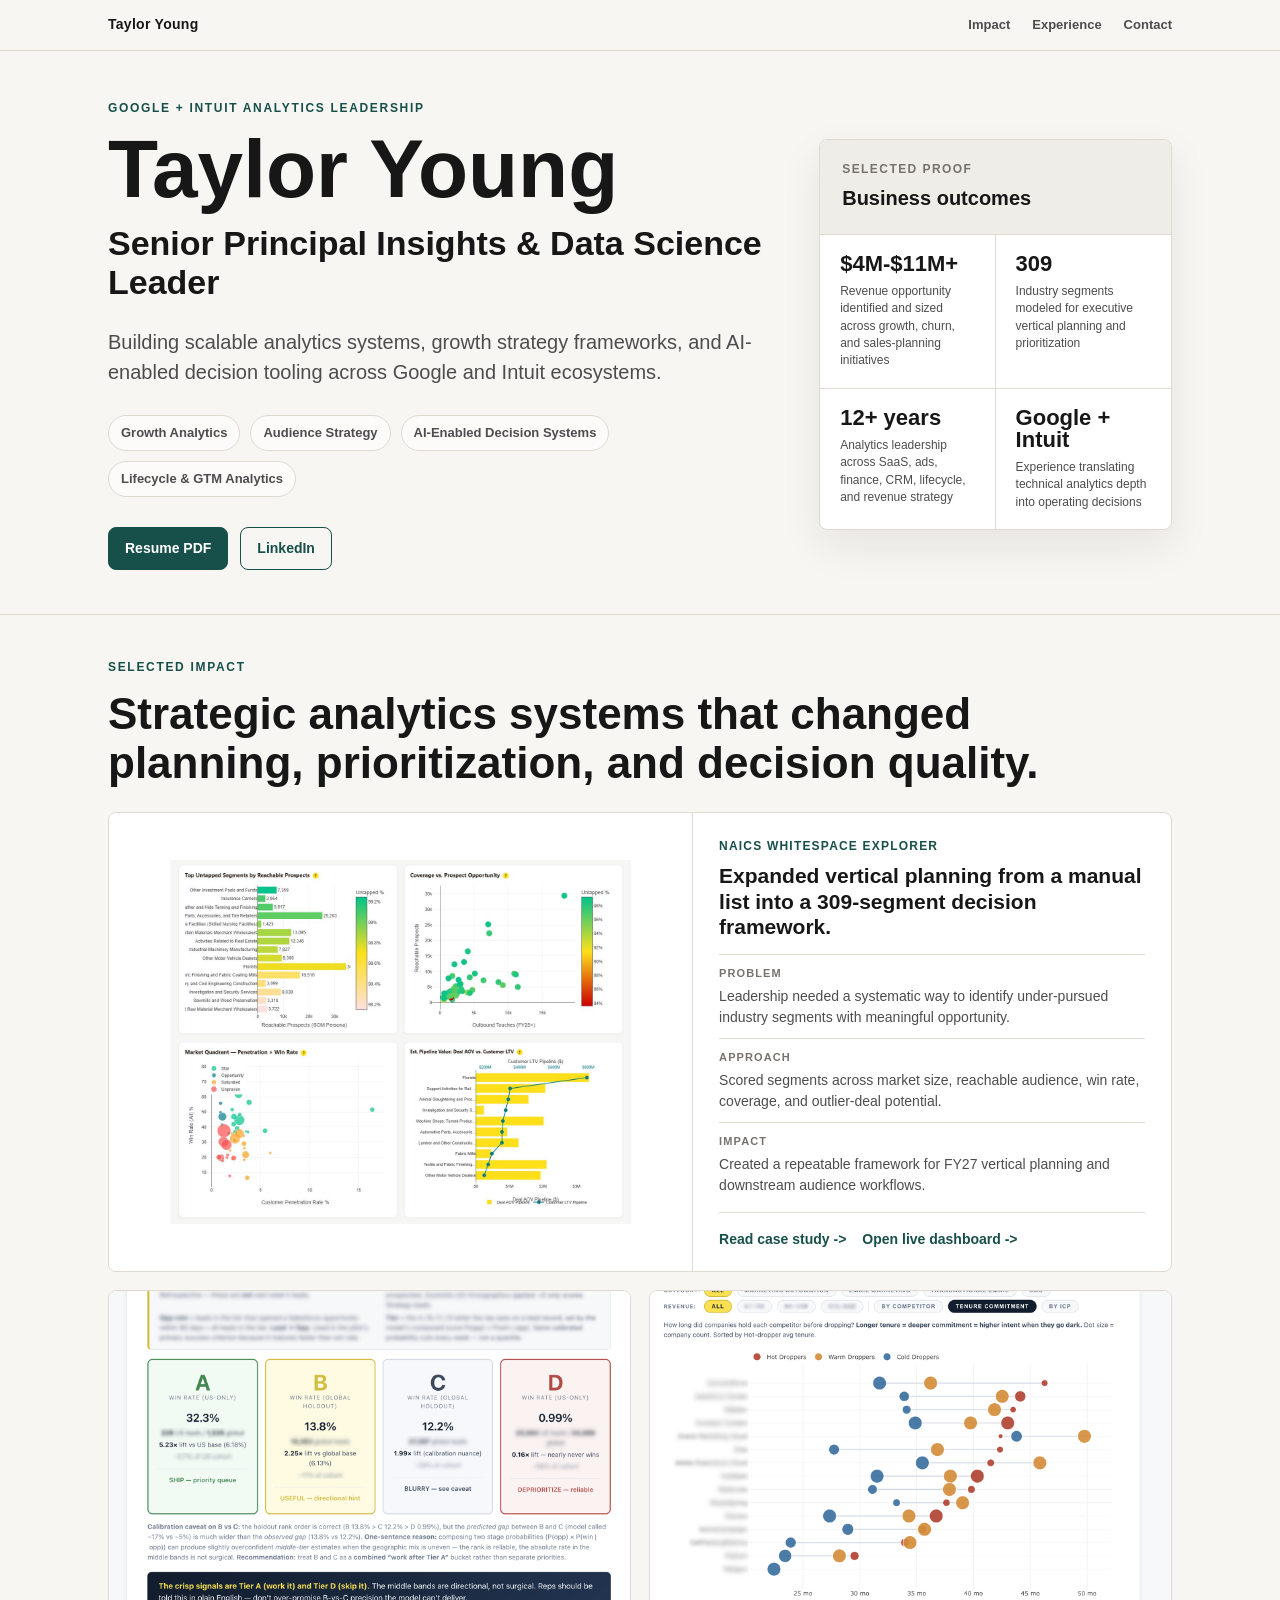
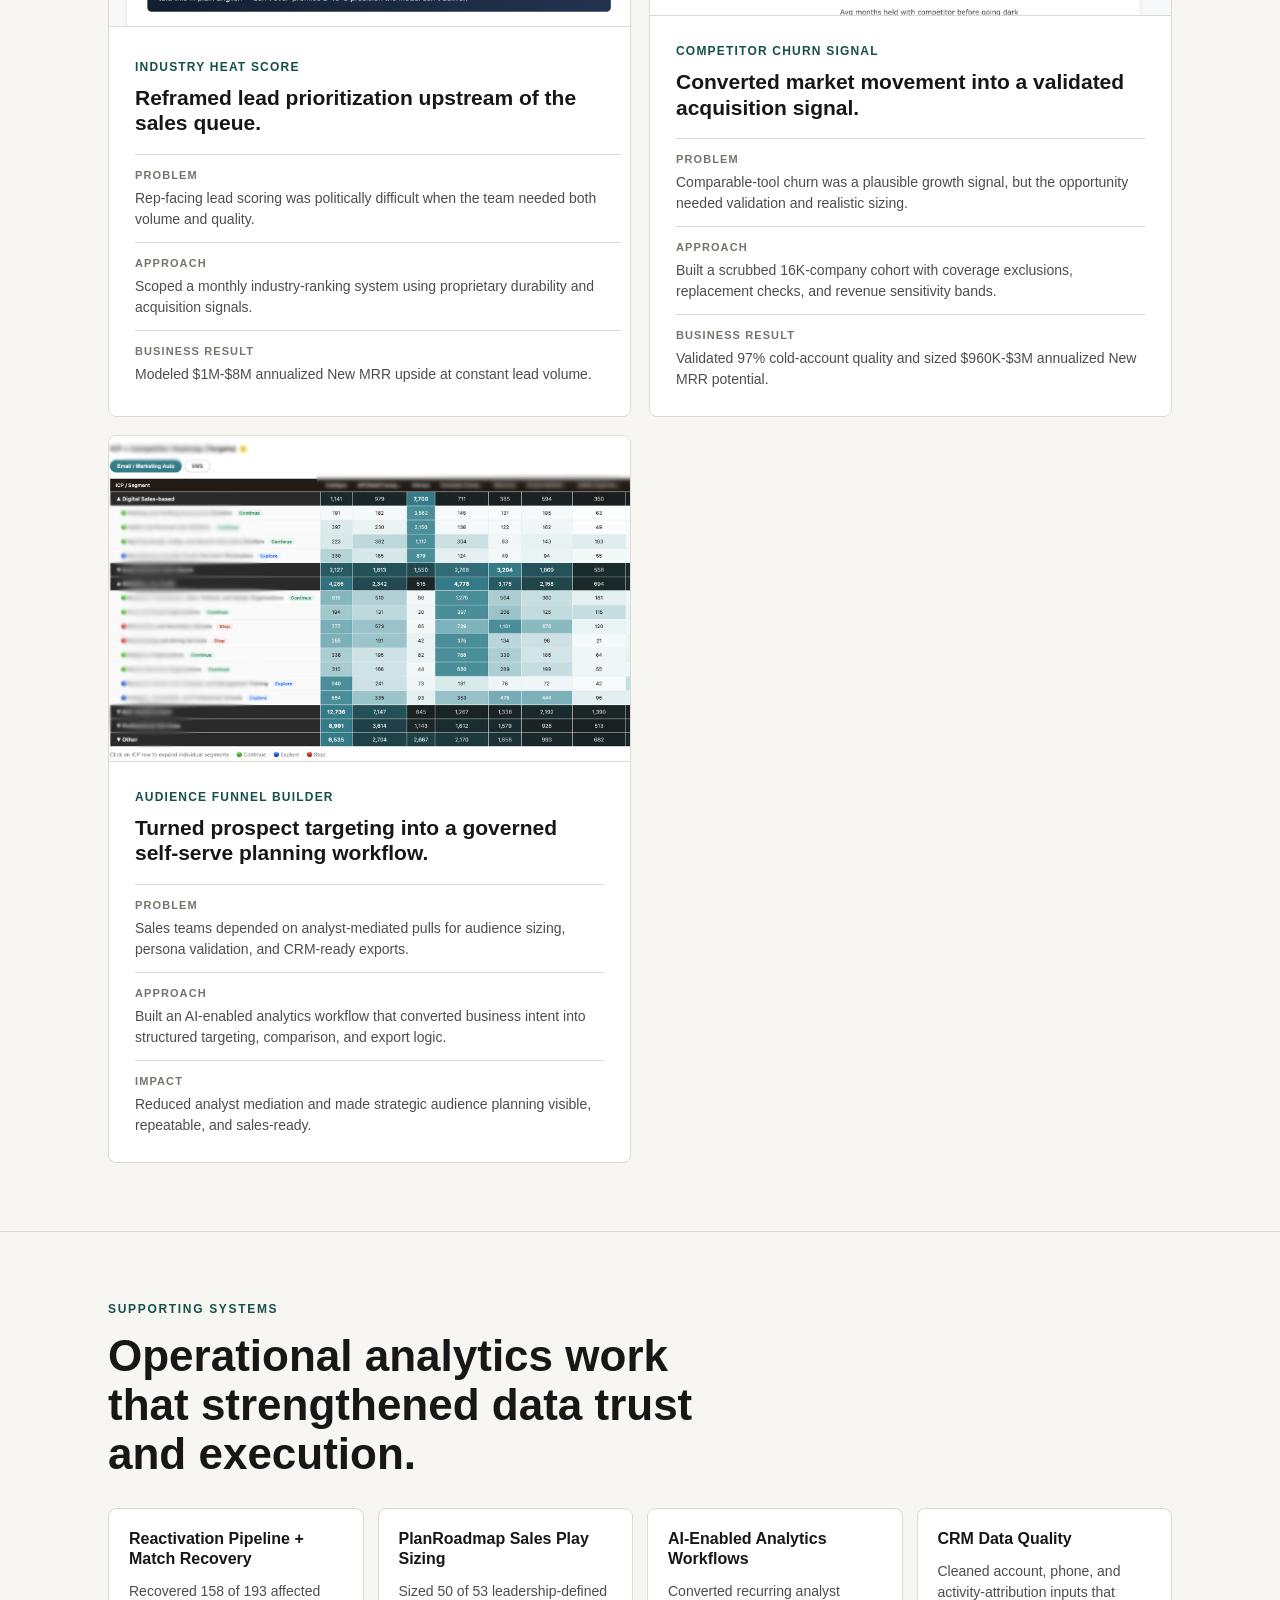
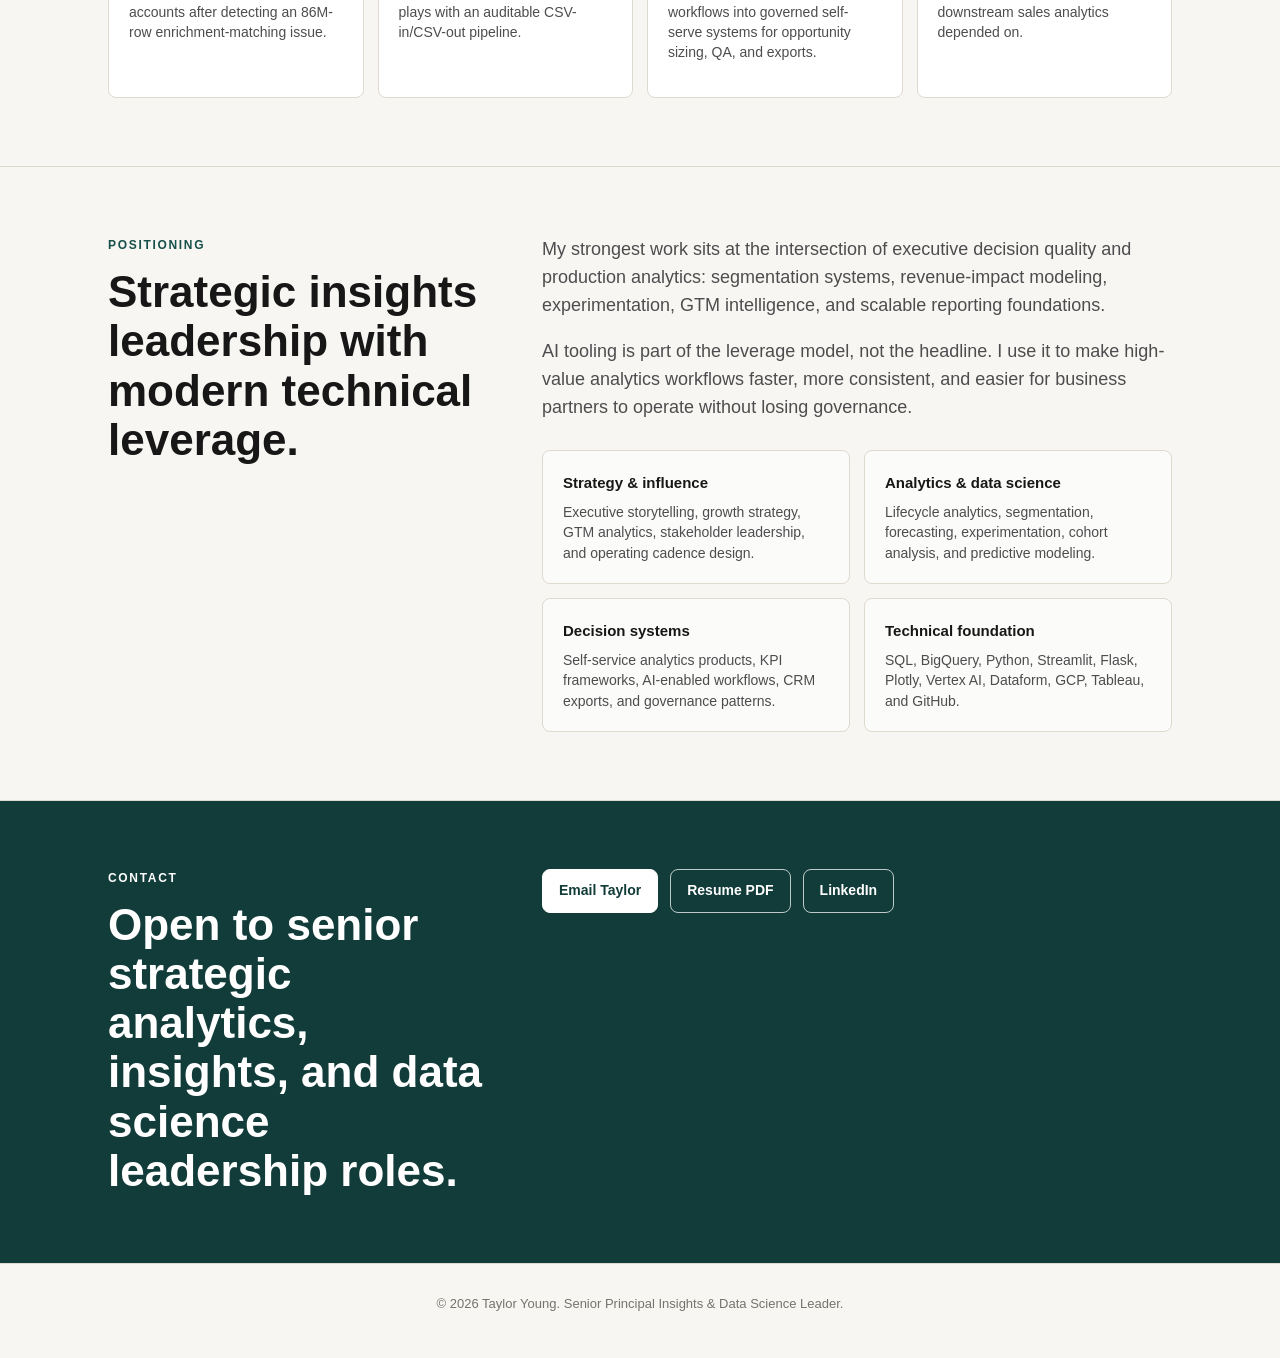
<file: index.html>
<!doctype html>
<html lang="en">
<head>
<meta charset="utf-8" />
<meta name="viewport" content="width=device-width, initial-scale=1" />
<title>Taylor Young | Senior Principal Insights &amp; Data Science Leader</title>
<meta name="description" content="Taylor Young is a Senior Principal Insights and Data Science Leader specializing in growth strategy, lifecycle analytics, AI-enabled decision systems, and scalable business intelligence across Google and Intuit ecosystems." />
<link rel="stylesheet" href="assets/style.css" />
</head>
<body>

<nav class="topnav" aria-label="Primary navigation">
  <div class="inner">
    <a href="#" class="brand">Taylor Young</a>
    <div class="links">
      <a href="#impact">Impact</a>
      <a href="#experience">Experience</a>
      <a href="#contact">Contact</a>
    </div>
  </div>
</nav>

<header class="hero">
  <div class="container hero-grid">
    <div class="hero-copy">
      <p class="eyebrow">Google + Intuit analytics leadership</p>
      <h1>Taylor Young</h1>
      <p class="role">Senior Principal Insights &amp; Data Science Leader</p>
      <p class="lede">
        Building scalable analytics systems, growth strategy frameworks, and AI-enabled decision tooling across Google and Intuit ecosystems.
      </p>
      <div class="specialties" aria-label="Specialties">
        <span>Growth Analytics</span>
        <span>Audience Strategy</span>
        <span>AI-Enabled Decision Systems</span>
        <span>Lifecycle &amp; GTM Analytics</span>
      </div>
      <div class="cta-row">
        <a class="btn primary" href="assets/taylor_young_main_senior_principal_insights_resume.pdf">Resume PDF</a>
        <a class="btn" href="https://linkedin.com/in/tayloryoung23" target="_blank" rel="noopener">LinkedIn</a>
      </div>
    </div>

    <aside class="hero-panel" aria-label="Impact summary">
      <div class="panel-heading">
        <span>Selected proof</span>
        <strong>Business outcomes</strong>
      </div>
      <div class="metric-list">
        <div class="metric">
          <strong>$4M-$11M+</strong>
          <span>Revenue opportunity identified and sized across growth, churn, and sales-planning initiatives</span>
        </div>
        <div class="metric">
          <strong>309</strong>
          <span>Industry segments modeled for executive vertical planning and prioritization</span>
        </div>
        <div class="metric">
          <strong>12+ years</strong>
          <span>Analytics leadership across SaaS, ads, finance, CRM, lifecycle, and revenue strategy</span>
        </div>
        <div class="metric">
          <strong>Google + Intuit</strong>
          <span>Experience translating technical analytics depth into operating decisions</span>
        </div>
      </div>
    </aside>
  </div>
</header>

<main>
  <section id="impact" class="page-section selected-impact">
    <span id="projects" class="anchor-alias" aria-hidden="true"></span>
    <div class="container">
      <div class="section-header">
        <p class="eyebrow">Selected impact</p>
        <h2>Strategic analytics systems that changed planning, prioritization, and decision quality.</h2>
      </div>

      <div class="impact-grid">
        <article class="impact-card featured-card">
          <a class="card-stretched-link" href="projects/naics-whitespace.html" aria-label="Read the NAICS Whitespace Explorer case study"></a>
          <div class="preview image-preview">
            <img src="assets/images/naics-whitespace-preview.png" alt="NAICS Whitespace Explorer dashboard showing top untapped segments and opportunity charts" />
          </div>
          <div class="card-copy">
            <span class="tag">NAICS Whitespace Explorer</span>
            <h3>Expanded vertical planning from a manual list into a 309-segment decision framework.</h3>
            <dl>
              <div><dt>Problem</dt><dd>Leadership needed a systematic way to identify under-pursued industry segments with meaningful opportunity.</dd></div>
              <div><dt>Approach</dt><dd>Scored segments across market size, reachable audience, win rate, coverage, and outlier-deal potential.</dd></div>
              <div><dt>Impact</dt><dd>Created a repeatable framework for FY27 vertical planning and downstream audience workflows.</dd></div>
            </dl>
            <div class="impact-actions">
              <a class="text-link" href="projects/naics-whitespace.html">Read case study</a>
              <a class="text-link" href="projects/naics-whitespace-dashboard.html">Open live dashboard</a>
            </div>
          </div>
        </article>

        <a href="projects/industry-heat-score.html" class="impact-card">
          <div class="preview image-preview">
            <img src="assets/images/industry-heat-score-preview.png" alt="Industry Heat Score leadership rundown showing tiered win-rate recommendations" loading="lazy" />
          </div>
          <div class="card-copy">
            <span class="tag">Industry Heat Score</span>
            <h3>Reframed lead prioritization upstream of the sales queue.</h3>
            <dl>
              <div><dt>Problem</dt><dd>Rep-facing lead scoring was politically difficult when the team needed both volume and quality.</dd></div>
              <div><dt>Approach</dt><dd>Scoped a monthly industry-ranking system using proprietary durability and acquisition signals.</dd></div>
              <div><dt>Business result</dt><dd>Modeled $1M-$8M annualized New MRR upside at constant lead volume.</dd></div>
            </dl>
          </div>
        </a>

        <a href="projects/competitor-churn-signal.html" class="impact-card">
          <div class="preview image-preview">
            <img src="assets/images/competitor-churn-signal-preview.png" alt="Competitor churn signal dashboard showing tenure commitment by competitor category" loading="lazy" />
          </div>
          <div class="card-copy">
            <span class="tag">Competitor Churn Signal</span>
            <h3>Converted market movement into a validated acquisition signal.</h3>
            <dl>
              <div><dt>Problem</dt><dd>Comparable-tool churn was a plausible growth signal, but the opportunity needed validation and realistic sizing.</dd></div>
              <div><dt>Approach</dt><dd>Built a scrubbed 16K-company cohort with coverage exclusions, replacement checks, and revenue sensitivity bands.</dd></div>
              <div><dt>Business result</dt><dd>Validated 97% cold-account quality and sized $960K-$3M annualized New MRR potential.</dd></div>
            </dl>
          </div>
        </a>

        <a href="projects/audience-funnel-builder.html" class="impact-card">
          <div class="preview image-preview">
            <img src="assets/images/audience-funnel-builder-preview.png" alt="Audience Funnel Builder heatmap showing ICP segment recommendations across marketing channels" loading="lazy" />
          </div>
          <div class="card-copy">
            <span class="tag">Audience Funnel Builder</span>
            <h3>Turned prospect targeting into a governed self-serve planning workflow.</h3>
            <dl>
              <div><dt>Problem</dt><dd>Sales teams depended on analyst-mediated pulls for audience sizing, persona validation, and CRM-ready exports.</dd></div>
              <div><dt>Approach</dt><dd>Built an AI-enabled analytics workflow that converted business intent into structured targeting, comparison, and export logic.</dd></div>
              <div><dt>Impact</dt><dd>Reduced analyst mediation and made strategic audience planning visible, repeatable, and sales-ready.</dd></div>
            </dl>
          </div>
        </a>
      </div>
    </div>
  </section>

  <section class="page-section supporting-work">
    <div class="container">
      <div class="section-header compact">
        <p class="eyebrow">Supporting systems</p>
        <h2>Operational analytics work that strengthened data trust and execution.</h2>
      </div>
      <div class="support-list">
        <a href="projects/winback-phantom-recovery.html">
          <strong>Reactivation Pipeline + Match Recovery</strong>
          <span>Recovered 158 of 193 affected accounts after detecting an 86M-row enrichment-matching issue.</span>
        </a>
        <a href="projects/plan-roadmap.html">
          <strong>PlanRoadmap Sales Play Sizing</strong>
          <span>Sized 50 of 53 leadership-defined plays with an auditable CSV-in/CSV-out pipeline.</span>
        </a>
        <a href="projects/cursor-skill-ecosystem.html">
          <strong>AI-Enabled Analytics Workflows</strong>
          <span>Converted recurring analyst workflows into governed self-serve systems for opportunity sizing, QA, and exports.</span>
        </a>
        <a href="projects/salesforce-data-quality.html">
          <strong>CRM Data Quality</strong>
          <span>Cleaned account, phone, and activity-attribution inputs that downstream sales analytics depended on.</span>
        </a>
      </div>
    </div>
  </section>

  <section id="experience" class="page-section experience-section">
    <span id="about" class="anchor-alias" aria-hidden="true"></span>
    <div class="container experience-grid">
      <div>
        <p class="eyebrow">Positioning</p>
        <h2>Strategic insights leadership with modern technical leverage.</h2>
      </div>
      <div class="experience-copy">
        <p>
          My strongest work sits at the intersection of executive decision quality and production analytics: segmentation systems, revenue-impact modeling, experimentation, GTM intelligence, and scalable reporting foundations.
        </p>
        <p>
          AI tooling is part of the leverage model, not the headline. I use it to make high-value analytics workflows faster, more consistent, and easier for business partners to operate without losing governance.
        </p>
        <div class="capability-grid">
          <div>
            <h3>Strategy &amp; influence</h3>
            <p>Executive storytelling, growth strategy, GTM analytics, stakeholder leadership, and operating cadence design.</p>
          </div>
          <div>
            <h3>Analytics &amp; data science</h3>
            <p>Lifecycle analytics, segmentation, forecasting, experimentation, cohort analysis, and predictive modeling.</p>
          </div>
          <div>
            <h3>Decision systems</h3>
            <p>Self-service analytics products, KPI frameworks, AI-enabled workflows, CRM exports, and governance patterns.</p>
          </div>
          <div>
            <h3>Technical foundation</h3>
            <p>SQL, BigQuery, Python, Streamlit, Flask, Plotly, Vertex AI, Dataform, GCP, Tableau, and GitHub.</p>
          </div>
        </div>
      </div>
    </div>
  </section>

  <section id="contact" class="page-section contact-section">
    <div class="container contact-grid">
      <div>
        <p class="eyebrow">Contact</p>
        <h2>Open to senior strategic analytics, insights, and data science leadership roles.</h2>
      </div>
      <div class="contact-actions">
        <a class="btn primary" href="mailto:taylor.young.data@gmail.com">Email Taylor</a>
        <a class="btn" href="assets/taylor_young_main_senior_principal_insights_resume.pdf">Resume PDF</a>
        <a class="btn" href="https://linkedin.com/in/tayloryoung23" target="_blank" rel="noopener">LinkedIn</a>
      </div>
    </div>
  </section>
</main>

<footer>
  <div class="container">
    &copy; 2026 Taylor Young. Senior Principal Insights &amp; Data Science Leader.
  </div>
</footer>

</body>
</html>
</file>
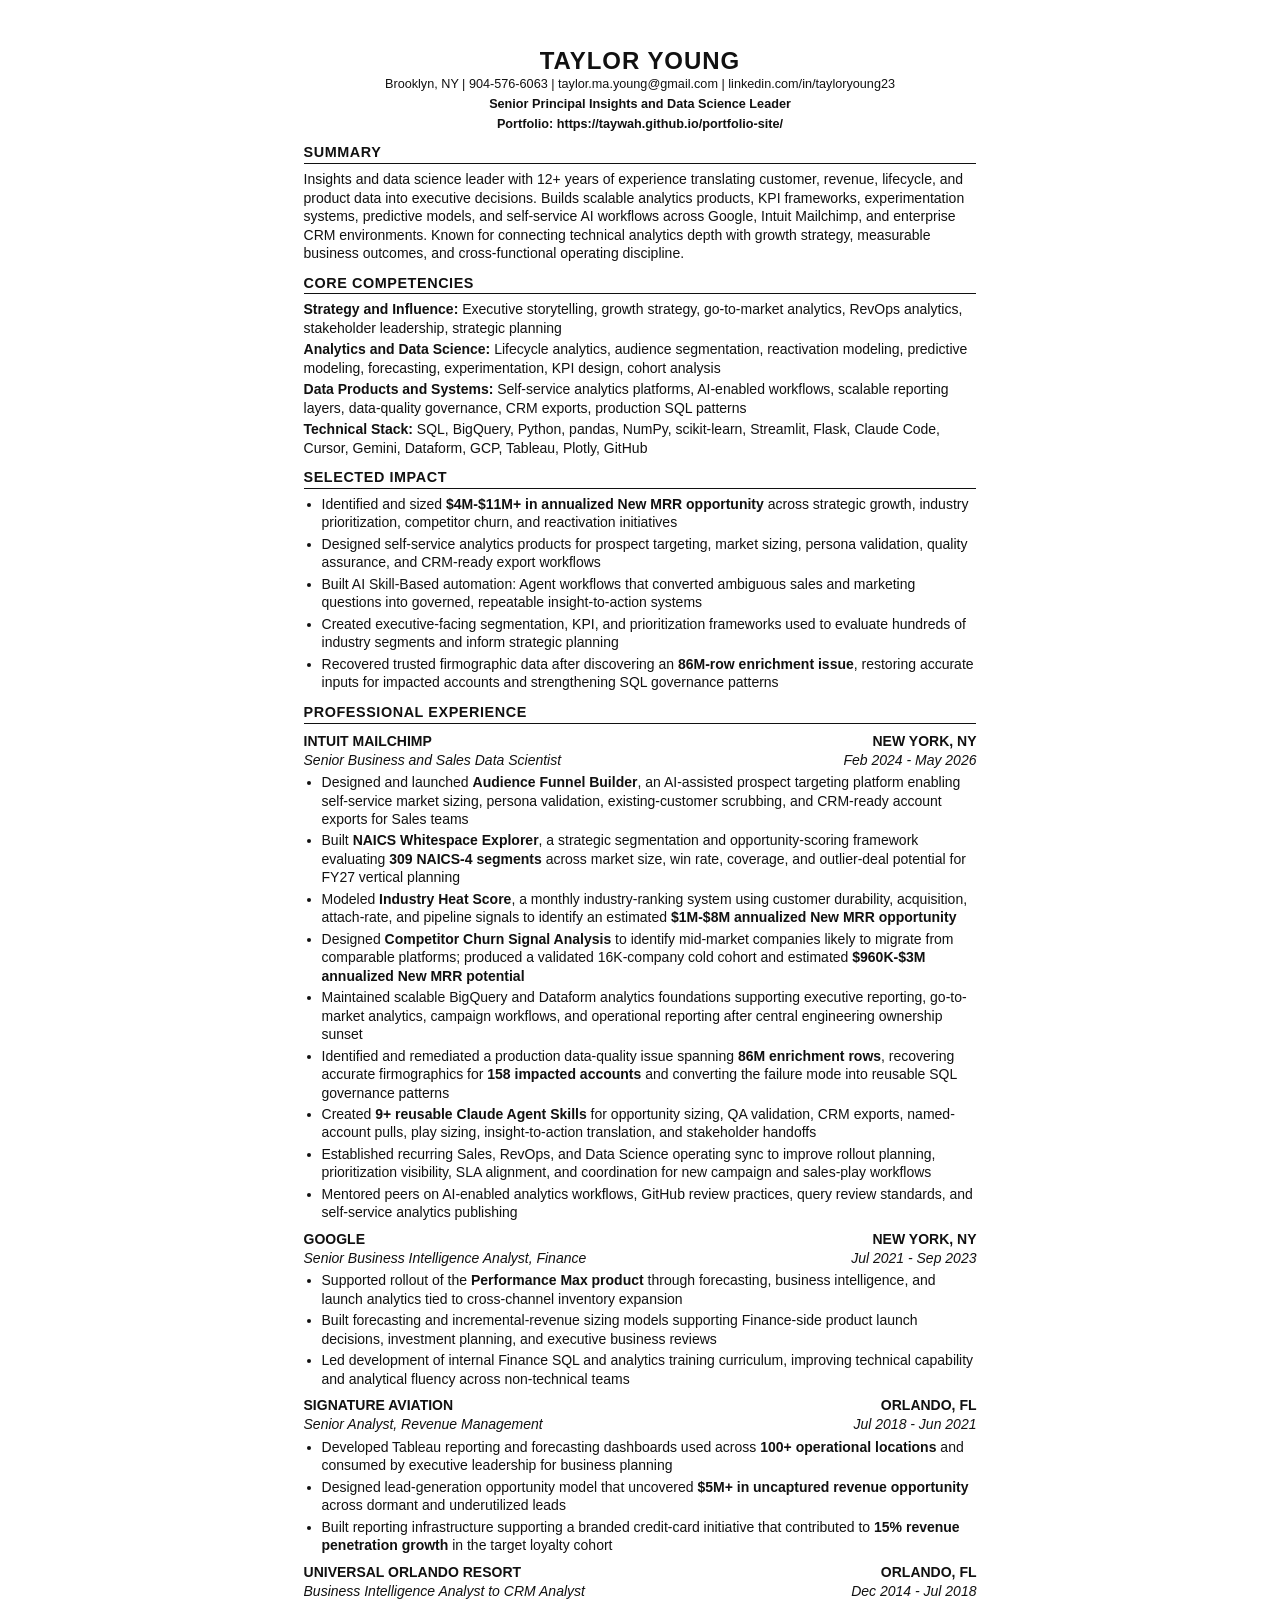
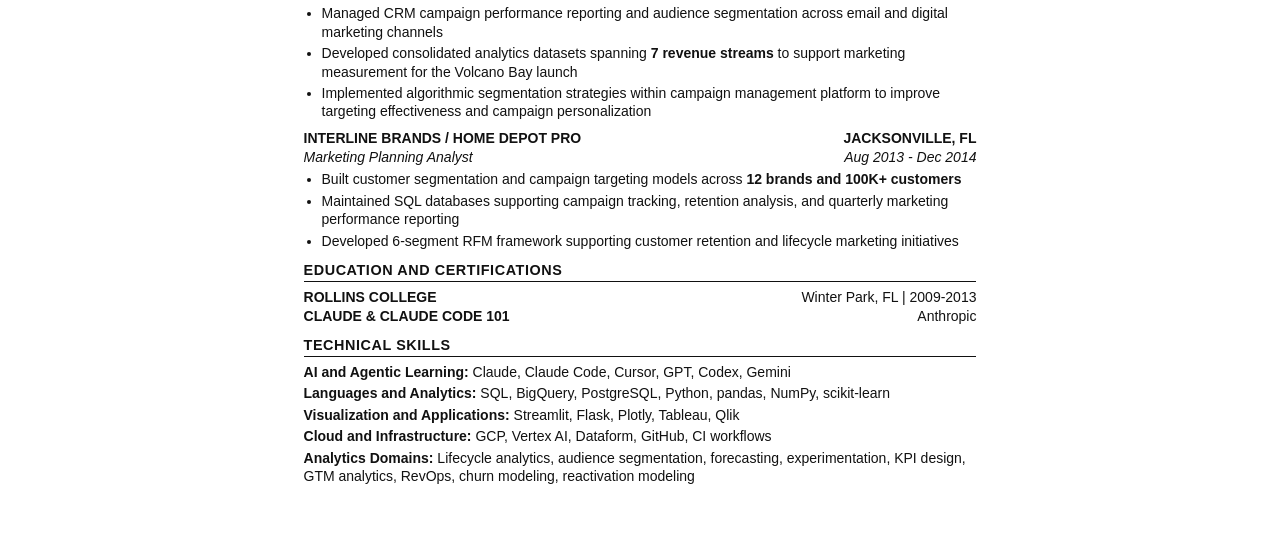
<file: assets/taylor_young_main_senior_principal_insights_resume.html>
<!doctype html>
<html lang="en">
<head>
<meta charset="utf-8" />
<meta name="viewport" content="width=device-width, initial-scale=1" />
<title>Taylor Young - Senior Principal Insights and Data Science Leader</title>
<style>
  * { box-sizing: border-box; }

  html,
  body {
    margin: 0;
    padding: 0;
    background: #ffffff;
    color: #111111;
    font-family: Arial, Helvetica, sans-serif;
    font-size: 10.5pt;
    line-height: 1.32;
  }

  .resume {
    max-width: 8.25in;
    margin: 0 auto;
    padding: 0.5in 0.62in 0.55in;
  }

  header {
    text-align: center;
    margin-bottom: 12px;
  }

  h1 {
    margin: 0 0 3px;
    font-size: 18pt;
    letter-spacing: 0.04em;
    line-height: 1.05;
    text-transform: uppercase;
  }

  .contact,
  .target {
    margin: 0;
    font-size: 9.5pt;
  }

  .target {
    margin-top: 3px;
    font-weight: 700;
  }

  a {
    color: inherit;
    text-decoration: none;
  }

  h2 {
    margin: 13px 0 6px;
    padding-bottom: 2px;
    border-bottom: 1px solid #111111;
    font-size: 10.8pt;
    letter-spacing: 0.04em;
    line-height: 1.1;
    text-transform: uppercase;
  }

  h3 {
    display: flex;
    justify-content: space-between;
    gap: 12px;
    margin: 9px 0 1px;
    font-size: 10.5pt;
    line-height: 1.22;
    text-transform: uppercase;
  }

  h3 span:last-child {
    white-space: nowrap;
  }

  .role-line {
    display: flex;
    justify-content: space-between;
    gap: 12px;
    margin: 0 0 4px;
    font-style: italic;
  }

  .role-line span:last-child {
    white-space: nowrap;
  }

  p {
    margin: 0 0 5px;
  }

  ul {
    margin: 3px 0 8px 18px;
    padding: 0;
  }

  li {
    margin: 0 0 3px;
  }

  .summary {
    margin-bottom: 2px;
  }

  .compact p,
  .skills p {
    margin-bottom: 3px;
  }

  .education-row,
  .cert-row {
    display: flex;
    justify-content: space-between;
    gap: 12px;
    align-items: baseline;
  }

  .education-row span:first-child,
  .cert-row span:first-child {
    font-weight: 700;
    text-transform: uppercase;
  }

  .education-row span:last-child,
  .cert-row span:last-child {
    white-space: nowrap;
  }

  @media print {
    html,
    body {
      font-size: 10pt;
    }

    .resume {
      max-width: none;
      padding: 0.42in 0.55in;
    }

    h2 {
      margin-top: 11px;
    }
  }

  @page {
    size: Letter;
    margin: 0;
  }
</style>
</head>
<body>
<main class="resume">

<header>
  <h1>Taylor Young</h1>
  <p class="contact">Brooklyn, NY | 904-576-6063 | <a href="mailto:taylor.ma.young@gmail.com">taylor.ma.young@gmail.com</a> | <a href="https://linkedin.com/in/tayloryoung23">linkedin.com/in/tayloryoung23</a> 
  <p class="target">Senior Principal Insights and Data Science Leader</p>
  <p class="target">Portfolio: <a href="https://taywah.github.io/portfolio-site/">https://taywah.github.io/portfolio-site/</a></p> </p>
</header>

<section>
  <h2>Summary</h2>
  <p class="summary">Insights and data science leader with 12+ years of experience translating customer, revenue, lifecycle, and product data into executive decisions. Builds scalable analytics products, KPI frameworks, experimentation systems, predictive models, and self-service AI workflows across Google, Intuit Mailchimp, and enterprise CRM environments. Known for connecting technical analytics depth with growth strategy, measurable business outcomes, and cross-functional operating discipline.</p>
</section>

<section>
  <h2>Core Competencies</h2>
  <div class="compact">
    <p><strong>Strategy and Influence:</strong> Executive storytelling, growth strategy, go-to-market analytics, RevOps analytics, stakeholder leadership, strategic planning</p>
    <p><strong>Analytics and Data Science:</strong> Lifecycle analytics, audience segmentation, reactivation modeling, predictive modeling, forecasting, experimentation, KPI design, cohort analysis</p>
    <p><strong>Data Products and Systems:</strong> Self-service analytics platforms, AI-enabled workflows, scalable reporting layers, data-quality governance, CRM exports, production SQL patterns</p>
    <p><strong>Technical Stack:</strong> SQL, BigQuery, Python, pandas, NumPy, scikit-learn, Streamlit, Flask, Claude Code, Cursor, Gemini, Dataform, GCP, Tableau, Plotly, GitHub</p>
  </div>
</section>

<section>
  <h2>Selected Impact</h2>
  <ul>
    <li>Identified and sized <strong>$4M-$11M+ in annualized New MRR opportunity</strong> across strategic growth, industry prioritization, competitor churn, and reactivation initiatives</li>
    <li>Designed self-service analytics products for prospect targeting, market sizing, persona validation, quality assurance, and CRM-ready export workflows</li>
    <li>Built AI Skill-Based automation: Agent workflows that converted ambiguous sales and marketing questions into governed, repeatable insight-to-action systems</li>
    <li>Created executive-facing segmentation, KPI, and prioritization frameworks used to evaluate hundreds of industry segments and inform strategic planning</li>
    <li>Recovered trusted firmographic data after discovering an <strong>86M-row enrichment issue</strong>, restoring accurate inputs for impacted accounts and strengthening SQL governance patterns</li>
  </ul>
</section>

<section>
  <h2>Professional Experience</h2>

  <h3><span>Intuit Mailchimp</span><span>New York, NY</span></h3>
  <p class="role-line"><span>Senior Business and Sales Data Scientist</span><span>Feb 2024 - May 2026</span></p>
  <ul>
    <li>Designed and launched <strong>Audience Funnel Builder</strong>, an AI-assisted prospect targeting platform enabling self-service market sizing, persona validation, existing-customer scrubbing, and CRM-ready account exports for Sales teams</li>
    <li>Built <strong>NAICS Whitespace Explorer</strong>, a strategic segmentation and opportunity-scoring framework evaluating <strong>309 NAICS-4 segments</strong> across market size, win rate, coverage, and outlier-deal potential for FY27 vertical planning</li>
    <li>Modeled <strong>Industry Heat Score</strong>, a monthly industry-ranking system using customer durability, acquisition, attach-rate, and pipeline signals to identify an estimated <strong>$1M-$8M annualized New MRR opportunity</strong></li>
    <li>Designed <strong>Competitor Churn Signal Analysis</strong> to identify mid-market companies likely to migrate from comparable platforms; produced a validated 16K-company cold cohort and estimated <strong>$960K-$3M annualized New MRR potential</strong></li>
    <li>Maintained scalable BigQuery and Dataform analytics foundations supporting executive reporting, go-to-market analytics, campaign workflows, and operational reporting after central engineering ownership sunset</li>
    <li>Identified and remediated a production data-quality issue spanning <strong>86M enrichment rows</strong>, recovering accurate firmographics for <strong>158 impacted accounts</strong> and converting the failure mode into reusable SQL governance patterns</li>
    <li>Created <strong>9+ reusable Claude Agent Skills</strong> for opportunity sizing, QA validation, CRM exports, named-account pulls, play sizing, insight-to-action translation, and stakeholder handoffs</li>
    <li>Established recurring Sales, RevOps, and Data Science operating sync to improve rollout planning, prioritization visibility, SLA alignment, and coordination for new campaign and sales-play workflows</li>
    <li>Mentored peers on AI-enabled analytics workflows, GitHub review practices, query review standards, and self-service analytics publishing</li>
  </ul>

  <h3><span>Google</span><span>New York, NY</span></h3>
  <p class="role-line"><span>Senior Business Intelligence Analyst, Finance</span><span>Jul 2021 - Sep 2023</span></p>
  <ul>
    <li>Supported rollout of the <strong>Performance Max product</strong> through forecasting, business intelligence, and launch analytics tied to cross-channel inventory expansion</li>
    <li>Built forecasting and incremental-revenue sizing models supporting Finance-side product launch decisions, investment planning, and executive business reviews</li>
    <li>Led development of internal Finance SQL and analytics training curriculum, improving technical capability and analytical fluency across non-technical teams</li>
  </ul>

  <h3><span>Signature Aviation</span><span>Orlando, FL</span></h3>
  <p class="role-line"><span>Senior Analyst, Revenue Management</span><span>Jul 2018 - Jun 2021</span></p>
  <ul>
    <li>Developed Tableau reporting and forecasting dashboards used across <strong>100+ operational locations</strong> and consumed by executive leadership for business planning</li>
    <li>Designed lead-generation opportunity model that uncovered <strong>$5M+ in uncaptured revenue opportunity</strong> across dormant and underutilized leads</li>
    <li>Built reporting infrastructure supporting a branded credit-card initiative that contributed to <strong>15% revenue penetration growth</strong> in the target loyalty cohort</li>
  </ul>

  <h3><span>Universal Orlando Resort</span><span>Orlando, FL</span></h3>
  <p class="role-line"><span>Business Intelligence Analyst to CRM Analyst</span><span>Dec 2014 - Jul 2018</span></p>
  <ul>
    <li>Managed CRM campaign performance reporting and audience segmentation across email and digital marketing channels</li>
    <li>Developed consolidated analytics datasets spanning <strong>7 revenue streams</strong> to support marketing measurement for the Volcano Bay launch</li>
    <li>Implemented algorithmic segmentation strategies within campaign management platform to improve targeting effectiveness and campaign personalization</li>
  </ul>

  <h3><span>Interline Brands / Home Depot Pro</span><span>Jacksonville, FL</span></h3>
  <p class="role-line"><span>Marketing Planning Analyst</span><span>Aug 2013 - Dec 2014</span></p>
  <ul>
    <li>Built customer segmentation and campaign targeting models across <strong>12 brands and 100K+ customers</strong></li>
    <li>Maintained SQL databases supporting campaign tracking, retention analysis, and quarterly marketing performance reporting</li>
    <li>Developed 6-segment RFM framework supporting customer retention and lifecycle marketing initiatives</li>
  </ul>
</section>

<section>
  <h2>Education and Certifications</h2>
  <div class="education-row">
    <span>Rollins College</span>
    <span>Winter Park, FL | 2009-2013</span>
  </div>
  <div class="cert-row">
    <span>Claude & Claude Code 101</span>
    <span>Anthropic</span>
  </div>
</section>

<section>
  <h2>Technical Skills</h2>
  <div class="skills">
    <p><strong>AI and Agentic Learning:</strong> Claude, Claude Code, Cursor, GPT, Codex, Gemini</p>
    <p><strong>Languages and Analytics:</strong> SQL, BigQuery, PostgreSQL, Python, pandas, NumPy, scikit-learn</p>
    <p><strong>Visualization and Applications:</strong> Streamlit, Flask, Plotly, Tableau, Qlik</p>
    <p><strong>Cloud and Infrastructure:</strong> GCP, Vertex AI, Dataform, GitHub, CI workflows</p>
    <p><strong>Analytics Domains:</strong> Lifecycle analytics, audience segmentation, forecasting, experimentation, KPI design, GTM analytics, RevOps, churn modeling, reactivation modeling</p>
  </div>
</section>

</main>
</body>
</html>
</file>
<file: assets/style.css>
/* Taylor Young - executive portfolio homepage */

:root {
  --bg: #f7f6f2;
  --surface: #ffffff;
  --surface-soft: #efede7;
  --ink: #171717;
  --ink-soft: #4d4d4f;
  --muted: #76736d;
  --rule: #dedad0;
  --accent: #174f4a;
  --accent-deep: #123c39;
  --accent-soft: #e2ece8;
  --gold: #b4832f;
  --shadow: 0 16px 40px rgba(23, 23, 23, 0.08);
  --max-width: 1120px;
  --radius: 8px;
}

* { box-sizing: border-box; }

html {
  scroll-behavior: smooth;
}

body {
  margin: 0;
  background: var(--bg);
  color: var(--ink);
  font-family: Arial, Helvetica, sans-serif;
  font-size: 16px;
  line-height: 1.55;
  -webkit-font-smoothing: antialiased;
}

a {
  color: inherit;
  text-decoration: none;
}

a:hover {
  color: var(--accent);
}

.container {
  max-width: var(--max-width);
  margin: 0 auto;
  padding: 0 28px;
}

.topnav {
  position: sticky;
  top: 0;
  z-index: 20;
  background: rgba(247, 246, 242, 0.94);
  border-bottom: 1px solid var(--rule);
  backdrop-filter: blur(14px);
}

.topnav .inner {
  max-width: var(--max-width);
  margin: 0 auto;
  padding: 14px 28px;
  display: flex;
  align-items: center;
  justify-content: space-between;
  gap: 24px;
}

.brand {
  color: var(--ink);
  font-size: 14px;
  font-weight: 700;
  letter-spacing: 0.02em;
}

.links {
  display: flex;
  align-items: center;
  gap: 22px;
  color: var(--ink-soft);
  font-size: 13px;
  font-weight: 600;
}

.hero {
  padding: 48px 0 44px;
  border-bottom: 1px solid var(--rule);
}

.hero-grid {
  display: grid;
  grid-template-columns: minmax(0, 1.3fr) minmax(320px, 0.7fr);
  gap: 56px;
  align-items: center;
}

.eyebrow {
  margin: 0 0 12px;
  color: var(--accent);
  font-size: 12px;
  font-weight: 700;
  letter-spacing: 0.14em;
  text-transform: uppercase;
}

.hero h1 {
  margin: 0;
  color: var(--ink);
  font-size: clamp(48px, 7vw, 82px);
  line-height: 0.98;
  font-weight: 700;
  letter-spacing: 0;
}

.role {
  margin: 14px 0 0;
  color: var(--ink);
  font-size: clamp(22px, 3vw, 34px);
  line-height: 1.16;
  font-weight: 700;
}

.lede {
  max-width: 720px;
  margin: 24px 0 0;
  color: var(--ink-soft);
  font-size: 20px;
  line-height: 1.5;
}

.specialties {
  display: flex;
  flex-wrap: wrap;
  gap: 10px;
  margin-top: 28px;
}

.specialties span {
  display: inline-flex;
  align-items: center;
  min-height: 34px;
  padding: 7px 12px;
  border: 1px solid var(--rule);
  border-radius: 999px;
  background: rgba(255, 255, 255, 0.62);
  color: var(--ink-soft);
  font-size: 13px;
  font-weight: 700;
}

.cta-row,
.contact-actions {
  display: flex;
  flex-wrap: wrap;
  gap: 12px;
  margin-top: 30px;
}

.btn {
  display: inline-flex;
  align-items: center;
  justify-content: center;
  min-height: 42px;
  padding: 10px 16px;
  border: 1px solid var(--accent);
  border-radius: var(--radius);
  color: var(--accent);
  font-size: 14px;
  font-weight: 700;
  transition: background-color 0.15s ease, color 0.15s ease, border-color 0.15s ease;
}

.btn:hover {
  background: var(--accent-soft);
  color: var(--accent-deep);
}

.btn.primary {
  background: var(--accent);
  color: #ffffff;
}

.btn.primary:hover {
  background: var(--accent-deep);
  color: #ffffff;
}

.hero-panel {
  border: 1px solid var(--rule);
  border-radius: var(--radius);
  background: var(--surface);
  box-shadow: var(--shadow);
  overflow: hidden;
}

.panel-heading {
  padding: 20px 22px;
  border-bottom: 1px solid var(--rule);
  background: var(--surface-soft);
}

.panel-heading span {
  display: block;
  color: var(--muted);
  font-size: 12px;
  font-weight: 700;
  letter-spacing: 0.12em;
  text-transform: uppercase;
}

.panel-heading strong {
  display: block;
  margin-top: 4px;
  font-size: 20px;
}

.metric-list {
  display: grid;
  grid-template-columns: repeat(2, minmax(0, 1fr));
}

.metric {
  padding: 18px 20px;
  border-bottom: 1px solid var(--rule);
}

.metric:nth-child(odd) {
  border-right: 1px solid var(--rule);
}

.metric:nth-last-child(-n + 2) {
  border-bottom: none;
}

.metric strong {
  display: block;
  color: var(--ink);
  font-size: 22px;
  line-height: 1;
}

.metric span {
  display: block;
  margin-top: 8px;
  color: var(--ink-soft);
  font-size: 12px;
  line-height: 1.45;
}

.page-section {
  padding: 68px 0;
  border-bottom: 1px solid var(--rule);
}

.anchor-alias {
  position: relative;
  top: -80px;
  display: block;
  width: 1px;
  height: 1px;
  overflow: hidden;
}

.section-header {
  max-width: 760px;
  margin-bottom: 30px;
}

.selected-impact {
  padding-top: 42px;
  scroll-margin-top: 54px;
}

.selected-impact .section-header {
  max-width: 940px;
  margin-bottom: 24px;
}

.section-header.compact {
  max-width: 640px;
}

.section-header h2,
.experience-grid h2,
.contact-grid h2 {
  margin: 0;
  color: var(--ink);
  font-size: clamp(28px, 4vw, 44px);
  line-height: 1.12;
  font-weight: 700;
  letter-spacing: 0;
}

.impact-grid {
  display: grid;
  grid-template-columns: repeat(2, minmax(0, 1fr));
  gap: 18px;
}

.impact-card {
  display: grid;
  grid-template-columns: 1fr;
  min-height: 100%;
  position: relative;
  border: 1px solid var(--rule);
  border-radius: var(--radius);
  background: var(--surface);
  overflow: hidden;
  transition: transform 0.15s ease, box-shadow 0.15s ease, border-color 0.15s ease;
}

.impact-card:hover {
  transform: translateY(-2px);
  border-color: rgba(23, 79, 74, 0.46);
  box-shadow: var(--shadow);
}

.card-stretched-link {
  position: absolute;
  inset: 0;
  z-index: 1;
  overflow: hidden;
  text-indent: -9999px;
}

.featured-card {
  grid-column: 1 / -1;
  grid-template-columns: 1.1fr 0.9fr;
}

.preview {
  min-height: 250px;
  padding: 18px;
  border-bottom: 1px solid var(--rule);
  background:
    linear-gradient(180deg, rgba(255, 255, 255, 0.72), rgba(255, 255, 255, 0.28)),
    var(--surface-soft);
}

.featured-card .preview {
  border-right: 1px solid var(--rule);
  border-bottom: none;
}

.featured-card .image-preview {
  aspect-ratio: auto;
  min-height: 100%;
}

.image-preview {
  padding: 0;
  min-height: 0;
  aspect-ratio: 16 / 10;
  background: var(--surface);
}

.image-preview img {
  display: block;
  width: 100%;
  height: 100%;
  object-fit: cover;
  object-position: center center;
}

.featured-card .image-preview img {
  object-fit: contain;
  background: #ffffff;
}

.placeholder-preview {
  display: flex;
  flex-direction: column;
  justify-content: space-between;
  gap: 18px;
}

.placeholder-preview p {
  margin: 0;
  color: var(--muted);
  font-size: 12px;
  font-weight: 700;
  letter-spacing: 0.08em;
  text-transform: uppercase;
}

.preview-topline {
  display: grid;
  grid-template-columns: repeat(3, 1fr);
  gap: 8px;
}

.preview-topline span,
.preview-rank span,
.preview-table span {
  display: block;
  border: 1px solid rgba(23, 79, 74, 0.12);
  border-radius: 6px;
  background: rgba(255, 255, 255, 0.72);
}

.preview-topline span {
  height: 48px;
}

.preview-chart {
  height: 120px;
  display: flex;
  align-items: end;
  gap: 10px;
  padding: 14px;
  border: 1px solid rgba(23, 79, 74, 0.12);
  border-radius: 6px;
  background: rgba(255, 255, 255, 0.62);
}

.preview-chart i {
  display: block;
  flex: 1;
  border-radius: 5px 5px 0 0;
  background: linear-gradient(180deg, var(--accent), #7ca89a);
}

.preview-rank,
.preview-table {
  display: grid;
  gap: 10px;
}

.preview-rank span {
  height: 42px;
}

.preview-rank span:nth-child(1) { width: 96%; }
.preview-rank span:nth-child(2) { width: 82%; }
.preview-rank span:nth-child(3) { width: 72%; }
.preview-rank span:nth-child(4) { width: 58%; }

.preview-quadrant {
  position: relative;
  min-height: 178px;
  border: 1px solid rgba(23, 79, 74, 0.16);
  border-radius: 6px;
  background:
    linear-gradient(90deg, transparent 49.5%, rgba(23, 79, 74, 0.16) 50%, transparent 50.5%),
    linear-gradient(0deg, transparent 49.5%, rgba(23, 79, 74, 0.16) 50%, transparent 50.5%),
    rgba(255, 255, 255, 0.62);
}

.preview-quadrant span {
  position: absolute;
  width: 12px;
  height: 12px;
  border-radius: 50%;
  background: var(--accent);
}

.preview-quadrant span:nth-child(1) { left: 18%; top: 24%; }
.preview-quadrant span:nth-child(2) { left: 62%; top: 18%; }
.preview-quadrant span:nth-child(3) { left: 72%; top: 62%; }
.preview-quadrant span:nth-child(4) { left: 32%; top: 72%; }

.preview-table span {
  height: 34px;
}

.preview-table span:nth-child(1) { width: 100%; }
.preview-table span:nth-child(2) { width: 92%; }
.preview-table span:nth-child(3) { width: 84%; }
.preview-table span:nth-child(4) { width: 68%; }

.card-copy {
  padding: 26px;
}

.featured-card .card-copy {
  padding: 24px 26px 20px;
}

.tag {
  display: block;
  color: var(--accent);
  font-size: 12px;
  font-weight: 800;
  letter-spacing: 0.1em;
  text-transform: uppercase;
}

.card-copy h3 {
  margin: 8px 0 18px;
  color: var(--ink);
  font-size: 21px;
  line-height: 1.22;
}

.featured-card .card-copy h3 {
  margin-bottom: 14px;
}

.card-copy dl {
  display: grid;
  gap: 12px;
  margin: 0;
}

.featured-card .card-copy dl {
  gap: 10px;
}

.card-copy dl div {
  padding-top: 12px;
  border-top: 1px solid var(--rule);
}

.featured-card .card-copy dl div {
  padding-top: 10px;
}

.card-copy dt {
  color: var(--muted);
  font-size: 11px;
  font-weight: 800;
  letter-spacing: 0.1em;
  text-transform: uppercase;
}

.card-copy dd {
  margin: 4px 0 0;
  color: var(--ink-soft);
  font-size: 14px;
  line-height: 1.5;
}

.impact-actions {
  display: flex;
  flex-wrap: wrap;
  gap: 16px;
  margin-top: 20px;
  padding-top: 18px;
  border-top: 1px solid var(--rule);
}

.featured-card .impact-actions {
  margin-top: 16px;
  padding-top: 16px;
}

.text-link {
  position: relative;
  z-index: 2;
  color: var(--accent);
  font-size: 14px;
  font-weight: 800;
}

.text-link::after {
  content: " ->";
}

.support-list {
  display: grid;
  grid-template-columns: repeat(4, minmax(0, 1fr));
  gap: 14px;
}

.support-list a {
  display: block;
  min-height: 190px;
  padding: 20px;
  border: 1px solid var(--rule);
  border-radius: var(--radius);
  background: var(--surface);
}

.support-list a:hover {
  border-color: rgba(23, 79, 74, 0.46);
  box-shadow: var(--shadow);
}

.support-list strong {
  display: block;
  color: var(--ink);
  font-size: 16px;
  line-height: 1.25;
}

.support-list span {
  display: block;
  margin-top: 12px;
  color: var(--ink-soft);
  font-size: 14px;
  line-height: 1.45;
}

.experience-grid,
.contact-grid {
  display: grid;
  grid-template-columns: minmax(240px, 0.75fr) minmax(0, 1.25fr);
  gap: 56px;
}

.experience-copy p {
  margin: 0 0 18px;
  color: var(--ink-soft);
  font-size: 18px;
}

.capability-grid {
  display: grid;
  grid-template-columns: repeat(2, minmax(0, 1fr));
  gap: 14px;
  margin-top: 28px;
}

.capability-grid div {
  padding: 20px;
  border: 1px solid var(--rule);
  border-radius: var(--radius);
  background: rgba(255, 255, 255, 0.58);
}

.capability-grid h3 {
  margin: 0 0 8px;
  color: var(--ink);
  font-size: 15px;
}

.capability-grid p {
  margin: 0;
  color: var(--ink-soft);
  font-size: 14px;
  line-height: 1.45;
}

.contact-section {
  background: var(--accent-deep);
  color: #ffffff;
}

.contact-section .eyebrow,
.contact-section h2 {
  color: #ffffff;
}

.contact-actions {
  margin-top: 0;
  align-content: start;
}

.contact-section .btn {
  border-color: rgba(255, 255, 255, 0.72);
  color: #ffffff;
}

.contact-section .btn:hover {
  background: rgba(255, 255, 255, 0.12);
  color: #ffffff;
}

.contact-section .btn.primary {
  border-color: #ffffff;
  background: #ffffff;
  color: var(--accent-deep);
}

footer {
  padding: 30px 0 44px;
  color: var(--muted);
  font-size: 13px;
  text-align: center;
}

/* Project deep-dive page */
.project-page article {
  padding: 32px 0 16px 0;
}

.project-page h1 {
  font-size: 34px;
  margin: 0 0 4px 0;
  line-height: 1.15;
}

.project-page .subtitle {
  color: var(--ink-soft);
  font-size: 17px;
  margin: 0 0 32px 0;
}

.project-page .meta-row {
  display: flex;
  flex-wrap: wrap;
  gap: 16px;
  margin: 0 0 32px 0;
  font-size: 14px;
  color: var(--muted);
}

.project-page .meta-row strong { color: var(--ink-soft); }

.project-page section {
  margin-bottom: 32px;
}

.project-page section h2 {
  font-size: 13px;
  letter-spacing: 0.1em;
  text-transform: uppercase;
  color: var(--muted);
  margin: 0 0 8px 0;
  font-weight: 700;
}

.project-page section p,
.project-page section li {
  color: var(--ink-soft);
}

.project-page pre {
  background: var(--surface);
  border: 1px solid var(--rule);
  border-radius: var(--radius);
  padding: 16px;
  overflow-x: auto;
  font-family: "JetBrains Mono", "SF Mono", Consolas, monospace;
  font-size: 13px;
  line-height: 1.45;
  color: var(--ink);
}

.project-page code {
  font-family: "JetBrains Mono", "SF Mono", Consolas, monospace;
  font-size: 0.92em;
  background: var(--surface);
  padding: 1px 5px;
  border-radius: 3px;
  border: 1px solid var(--rule);
}

.project-page pre code {
  background: none;
  border: none;
  padding: 0;
}

.project-page .back-link {
  display: inline-block;
  margin-top: 24px;
  font-size: 14px;
  color: var(--muted);
}

.project-actions {
  margin: -12px 0 32px;
}

.mermaid {
  background: var(--surface);
  border: 1px solid var(--rule);
  border-radius: var(--radius);
  padding: 16px;
  margin: 16px 0;
}

@media (max-width: 980px) {
  .hero-grid,
  .experience-grid,
  .contact-grid {
    grid-template-columns: 1fr;
    gap: 34px;
  }

  .impact-grid,
  .featured-card,
  .impact-card {
    grid-template-columns: 1fr;
  }

  .preview {
    min-height: 220px;
    border-right: none;
    border-bottom: 1px solid var(--rule);
  }

  .support-list {
    grid-template-columns: repeat(2, minmax(0, 1fr));
  }
}

@media (max-width: 680px) {
  .container,
  .topnav .inner {
    padding-left: 20px;
    padding-right: 20px;
  }

  .topnav .inner {
    align-items: flex-start;
    flex-direction: column;
    gap: 8px;
  }

  .links {
    width: 100%;
    justify-content: space-between;
    gap: 12px;
  }

  .hero {
    padding: 44px 0 28px;
  }

  .lede,
  .experience-copy p {
    font-size: 17px;
  }

  .specialties span {
    width: 100%;
    justify-content: center;
  }

  .cta-row,
  .contact-actions {
    width: 100%;
  }

  .btn {
    flex: 1 1 auto;
  }

  .page-section {
    padding: 48px 0;
  }

  .metric-list {
    grid-template-columns: 1fr;
  }

  .metric:nth-child(odd) {
    border-right: none;
  }

  .metric:nth-last-child(2) {
    border-bottom: 1px solid var(--rule);
  }

  .support-list,
  .capability-grid {
    grid-template-columns: 1fr;
  }

  .support-list a {
    min-height: auto;
  }

  .card-copy {
    padding: 22px;
  }
}
</file>
